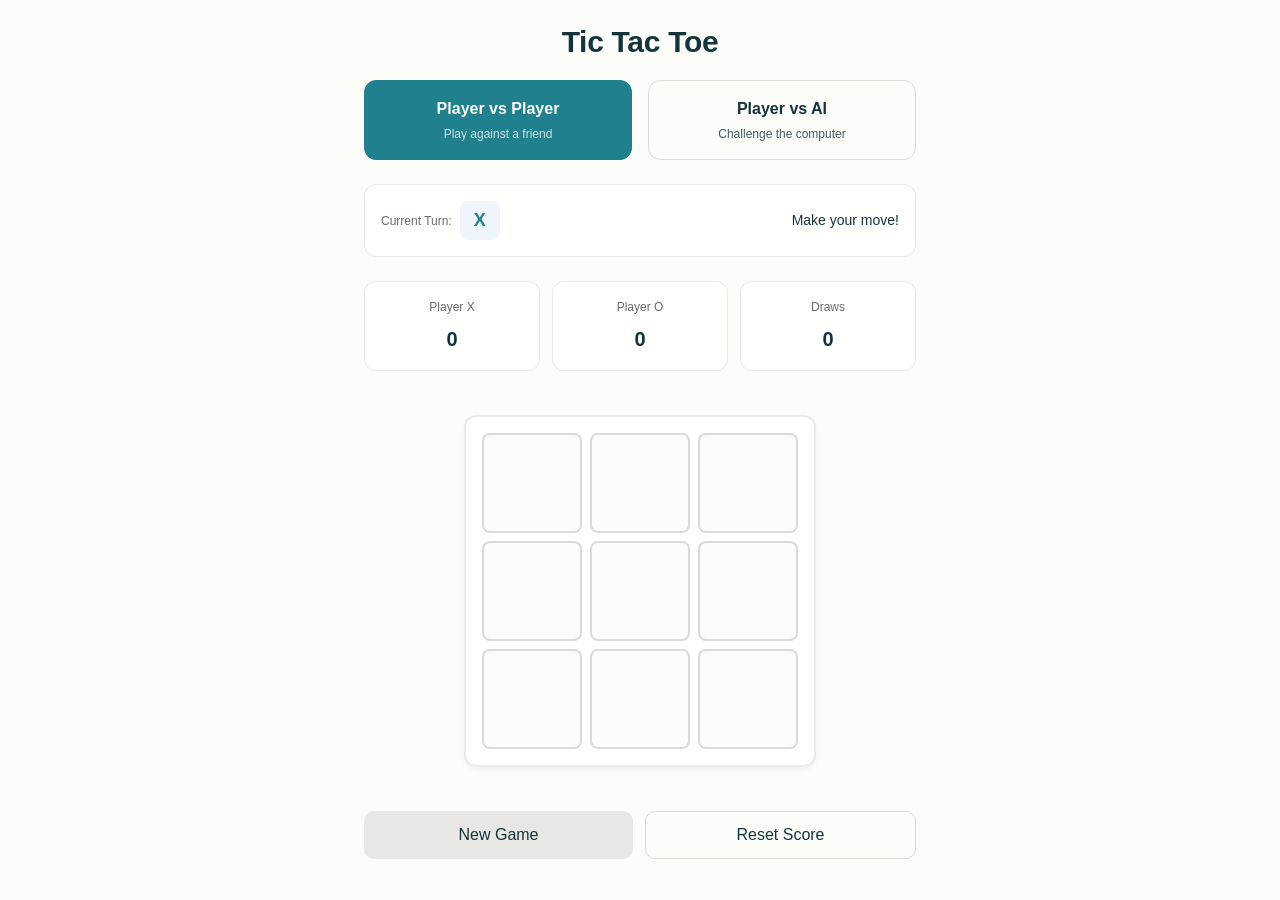
<file: index.html>
<!DOCTYPE html>
<html lang="en">
<head>
    <meta charset="UTF-8">
    <meta name="viewport" content="width=device-width, initial-scale=1.0, user-scalable=no">
    <title>Tic Tac Toe - Mobile Game</title>
    <link rel="stylesheet" href="style.css">
</head>
<body>
    <div class="container">
        <!-- Header Section -->
        <header class="game-header">
            <h1 class="game-title">Tic Tac Toe</h1>
            <div class="mode-selector" id="modeSelector">
                <button class="btn btn--primary mode-btn active" data-mode="pvp" id="pvpBtn">
                    <span class="mode-title">Player vs Player</span>
                    <span class="mode-desc">Play against a friend</span>
                </button>
                <button class="btn btn--outline mode-btn" data-mode="ai" id="aiBtn">
                    <span class="mode-title">Player vs AI</span>
                    <span class="mode-desc">Challenge the computer</span>
                </button>
            </div>
        </header>

        <!-- Game Status Section -->
        <section class="game-status">
            <div class="status-row">
                <div class="current-player">
                    <span class="player-label">Current Turn:</span>
                    <span class="player-indicator" id="currentPlayer">X</span>
                </div>
                <div class="game-state-message" id="gameMessage">Make your move!</div>
            </div>
        </section>

        <!-- Score Board -->
        <section class="scoreboard">
            <div class="score-item">
                <div class="score-label">Player X</div>
                <div class="score-value" id="scoreX">0</div>
            </div>
            <div class="score-item">
                <div class="score-label" id="playerOLabel">Player O</div>
                <div class="score-value" id="scoreO">0</div>
            </div>
            <div class="score-item">
                <div class="score-label">Draws</div>
                <div class="score-value" id="scoreDraw">0</div>
            </div>
        </section>

        <!-- Game Board -->
        <main class="game-board-container">
            <div class="game-board" id="gameBoard">
                <div class="cell" data-cell="0"></div>
                <div class="cell" data-cell="1"></div>
                <div class="cell" data-cell="2"></div>
                <div class="cell" data-cell="3"></div>
                <div class="cell" data-cell="4"></div>
                <div class="cell" data-cell="5"></div>
                <div class="cell" data-cell="6"></div>
                <div class="cell" data-cell="7"></div>
                <div class="cell" data-cell="8"></div>
            </div>
            <div class="winning-line" id="winningLine"></div>
        </main>

        <!-- Control Buttons -->
        <section class="game-controls">
            <button class="btn btn--secondary btn--lg control-btn" id="newGameBtn">
                New Game
            </button>
            <button class="btn btn--outline btn--lg control-btn" id="resetScoreBtn">
                Reset Score
            </button>
        </section>

        <!-- Game Over Modal -->
        <div class="modal hidden" id="gameOverModal">
            <div class="modal-overlay" id="modalOverlay"></div>
            <div class="modal-content" id="modalContent">
                <div class="modal-header">
                    <h2 class="modal-title" id="modalTitle">Game Over</h2>
                </div>
                <div class="modal-body">
                    <p class="modal-message" id="modalMessage">Player X wins!</p>
                    <div class="modal-actions">
                        <button class="btn btn--primary btn--lg" id="playAgainBtn">Play Again</button>
                    </div>
                </div>
            </div>
        </div>
    </div>

    <script src="app.js"></script>
</body>
</html>
</file>
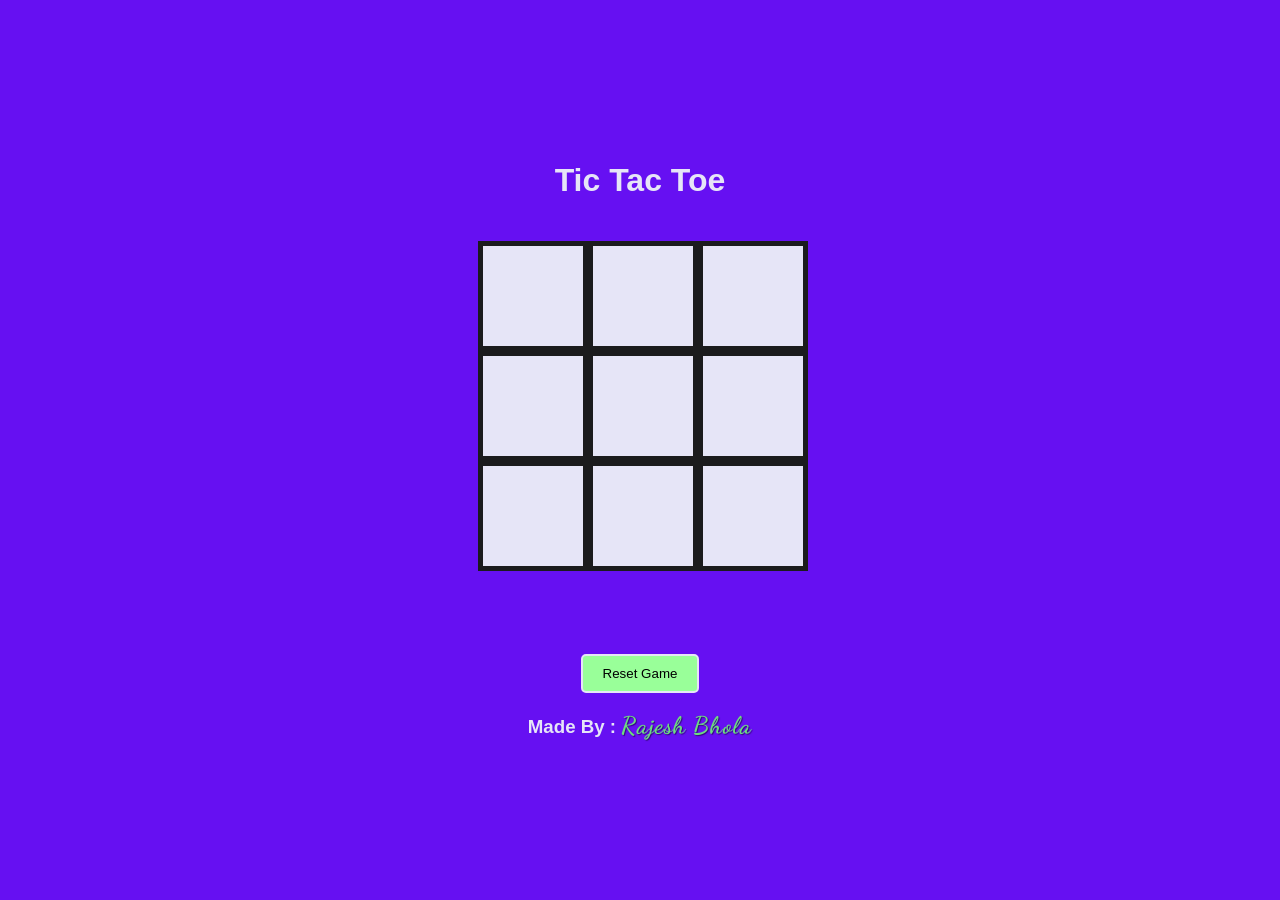
<file: tic-tac-toe.html>
<!DOCTYPE html>
<html lang="en">
<head>
    <meta charset="UTF-8">
    <meta name="viewport" content="width=device-width, initial-scale=1.0">
    <title>Tic Tac Toe</title>
    <link rel="stylesheet" href="https://fonts.googleapis.com/css2?family=Dancing+Script&display=swap">

    <style>
        body {
            background-color: #6610f2;
            display: flex;
            justify-content: center;
            align-items: center;
            height: 100vh;
            margin: 0;
            font-family: Arial, sans-serif;
        }
        h1, p, h3 {
            color: #e6e5f7;
        }
        .container {
            display: flex;
            flex-direction: column;
            align-items: center;
        }
        .board {
            background-color: #e6e5f7;
            display: grid;
            grid-template-columns: repeat(3, 1fr);
            width: 325px;
            margin: 20px auto;
            border: 0px solid #ccc;
        }
        .cell {
            width: 100px;
            height: 100px;
            border: 5px solid #1b1b1d;
            text-align: center;
            line-height: 100px;
            font-size: 3rem;
            cursor: pointer;
        }
        .cell:hover {
            background-color: #eee;
        }
        .winner {
            background-color: #99ff99;
        }
        #reset-button {
            background-color: #99ff99;
            margin-top: 20px;
            padding: 10px 20px;
            border: 2px solid #e6e5f7;
            border-radius: 5px;
            cursor: pointer;
        }
        #winner-name {
            font-weight: bold;
            margin-top: 20px;
        }
        .signature {
        font-family: 'Dancing Script', cursive;
        font-size: 24px;
        color: #6ddd7f;
        font-weight: bold;
        letter-spacing: 1px;
        text-decoration: none;
        text-shadow: 1px 1px 1px rgba(0, 0, 0, 0.5);
       }

    </style>
</head>
<body>
    <div class="container">
        <h1>Tic Tac Toe</h1>
        
        <div class="board">
            <div class="cell" data-cell-index="0"></div>
            <div class="cell" data-cell-index="1"></div>
            <div class="cell" data-cell-index="2"></div>
            <div class="cell" data-cell-index="3"></div>
            <div class="cell" data-cell-index="4"></div>
            <div class="cell" data-cell-index="5"></div>
            <div class="cell" data-cell-index="6"></div>
            <div class="cell" data-cell-index="7"></div>
            <div class="cell" data-cell-index="8"></div>
        </div>
        <h1 id="message"></h1>
        <div>
            <button id="reset-button">Reset Game</button>
        </div>
        <h3>Made By : <span class="signature">Rajesh Bhola</span></h3>
        
    </div>

    <script>
        const cells = document.querySelectorAll('.cell');
        const resetButton = document.getElementById('reset-button');
        let turn = 'X';
        let gameOver = false;
        let playerNames = {
            'X': '',
            'O': ''
        };
        const winningConditions = [
            [0, 1, 2], [3, 4, 5], [6, 7, 8],
            [0, 3, 6], [1, 4, 7], [2, 5, 8],
            [0, 4, 8], [2, 4, 6]
        ];

        function getPlayerNames() {
            playerNames['X'] = document.getElementById('player1').value || 'Player 1';
            playerNames['O'] = document.getElementById('player2').value || 'Player 2';
        }

        function checkWinner() {
            let draw = true;
            for (let condition of winningConditions) {
                const cell1 = cells[condition[0]].textContent;
                const cell2 = cells[condition[1]].textContent;
                const cell3 = cells[condition[2]].textContent;

                if (cell1 === cell2 && cell2 === cell3 && cell1 !== '') {
                    gameOver = true;
                    document.getElementById('message').textContent = `${cell1} Wins!`;
                    //document.getElementById('winner-name').textContent = `${playerNames[cell1]} Wins!`;
                    highlightWinnerCells(condition);
                    return;
                }
            }
            for (let cell of cells) {
                if (cell.textContent === '') {
                    draw = false;
                    break;
                }
            }

            if (draw) {
                gameOver = true;
                document.getElementById('message').textContent = "It's a Draw!";
                cells.forEach(cell => cell.style.backgroundColor = 'red');
            }

            if ([...cells].every(cell => cell.textContent !== '')) {
                gameOver = true;
                document.getElementById('message').textContent = "It's a Draw!";
            }
        }

        function highlightWinnerCells(cellsToHighlight) {
            cellsToHighlight.forEach(index => cells[index].classList.add('winner'));
        }

        function handleCellClick(event) {
            const cell = event.target;
            const cellIndex = parseInt(cell.dataset.cellIndex);

            if (cell.textContent !== '' || gameOver) {
                return;
            }

            cell.textContent = turn;
            checkWinner();

            if (!gameOver) {
                turn = turn === 'X' ? 'O' : 'X';
                document.getElementById('message').textContent = `Next Turn: (${turn})`;
            }
        }

        function resetGame() {
            cells.forEach(cell => {
                cell.textContent = '';
                cell.classList.remove('winner');
                cell.style.backgroundColor = '';
            });
            turn = 'X';
            gameOver = false;
            document.getElementById('message').textContent = '';
            document.getElementById('winner-name').textContent = '';
            //document.getElementById('player1').value = '';
            //document.getElementById('player2').value = '';
        }

        cells.forEach(cell => cell.addEventListener('click', handleCellClick));
        resetButton.addEventListener('click', resetGame);
    </script>
</body>
</html>
</file>
<file: style.css>
:root {
  /* Primitive Color Tokens */
  --color-white: rgba(255, 255, 255, 1);
  --color-black: rgba(0, 0, 0, 1);
  --color-cream-50: rgba(252, 252, 249, 1);
  --color-cream-100: rgba(255, 255, 253, 1);
  --color-gray-200: rgba(245, 245, 245, 1);
  --color-gray-300: rgba(167, 169, 169, 1);
  --color-gray-400: rgba(119, 124, 124, 1);
  --color-slate-500: rgba(98, 108, 113, 1);
  --color-brown-600: rgba(94, 82, 64, 1);
  --color-charcoal-700: rgba(31, 33, 33, 1);
  --color-charcoal-800: rgba(38, 40, 40, 1);
  --color-slate-900: rgba(19, 52, 59, 1);
  --color-teal-300: rgba(50, 184, 198, 1);
  --color-teal-400: rgba(45, 166, 178, 1);
  --color-teal-500: rgba(33, 128, 141, 1);
  --color-teal-600: rgba(29, 116, 128, 1);
  --color-teal-700: rgba(26, 104, 115, 1);
  --color-teal-800: rgba(41, 150, 161, 1);
  --color-red-400: rgba(255, 84, 89, 1);
  --color-red-500: rgba(192, 21, 47, 1);
  --color-orange-400: rgba(230, 129, 97, 1);
  --color-orange-500: rgba(168, 75, 47, 1);

  /* RGB versions for opacity control */
  --color-brown-600-rgb: 94, 82, 64;
  --color-teal-500-rgb: 33, 128, 141;
  --color-slate-900-rgb: 19, 52, 59;
  --color-slate-500-rgb: 98, 108, 113;
  --color-red-500-rgb: 192, 21, 47;
  --color-red-400-rgb: 255, 84, 89;
  --color-orange-500-rgb: 168, 75, 47;
  --color-orange-400-rgb: 230, 129, 97;

  /* Background color tokens (Light Mode) */
  --color-bg-1: rgba(59, 130, 246, 0.08); /* Light blue */
  --color-bg-2: rgba(245, 158, 11, 0.08); /* Light yellow */
  --color-bg-3: rgba(34, 197, 94, 0.08); /* Light green */
  --color-bg-4: rgba(239, 68, 68, 0.08); /* Light red */
  --color-bg-5: rgba(147, 51, 234, 0.08); /* Light purple */
  --color-bg-6: rgba(249, 115, 22, 0.08); /* Light orange */
  --color-bg-7: rgba(236, 72, 153, 0.08); /* Light pink */
  --color-bg-8: rgba(6, 182, 212, 0.08); /* Light cyan */

  /* Semantic Color Tokens (Light Mode) */
  --color-background: var(--color-cream-50);
  --color-surface: var(--color-cream-100);
  --color-text: var(--color-slate-900);
  --color-text-secondary: var(--color-slate-500);
  --color-primary: var(--color-teal-500);
  --color-primary-hover: var(--color-teal-600);
  --color-primary-active: var(--color-teal-700);
  --color-secondary: rgba(var(--color-brown-600-rgb), 0.12);
  --color-secondary-hover: rgba(var(--color-brown-600-rgb), 0.2);
  --color-secondary-active: rgba(var(--color-brown-600-rgb), 0.25);
  --color-border: rgba(var(--color-brown-600-rgb), 0.2);
  --color-btn-primary-text: var(--color-cream-50);
  --color-card-border: rgba(var(--color-brown-600-rgb), 0.12);
  --color-card-border-inner: rgba(var(--color-brown-600-rgb), 0.12);
  --color-error: var(--color-red-500);
  --color-success: var(--color-teal-500);
  --color-warning: var(--color-orange-500);
  --color-info: var(--color-slate-500);
  --color-focus-ring: rgba(var(--color-teal-500-rgb), 0.4);
  --color-select-caret: rgba(var(--color-slate-900-rgb), 0.8);

  /* Common style patterns */
  --focus-ring: 0 0 0 3px var(--color-focus-ring);
  --focus-outline: 2px solid var(--color-primary);
  --status-bg-opacity: 0.15;
  --status-border-opacity: 0.25;
  --select-caret-light: url("data:image/svg+xml,%3Csvg xmlns='http://www.w3.org/2000/svg' width='16' height='16' viewBox='0 0 24 24' fill='none' stroke='%23134252' stroke-width='2' stroke-linecap='round' stroke-linejoin='round'%3E%3Cpolyline points='6 9 12 15 18 9'%3E%3C/polyline%3E%3C/svg%3E");
  --select-caret-dark: url("data:image/svg+xml,%3Csvg xmlns='http://www.w3.org/2000/svg' width='16' height='16' viewBox='0 0 24 24' fill='none' stroke='%23f5f5f5' stroke-width='2' stroke-linecap='round' stroke-linejoin='round'%3E%3Cpolyline points='6 9 12 15 18 9'%3E%3C/polyline%3E%3C/svg%3E");

  /* RGB versions for opacity control */
  --color-success-rgb: 33, 128, 141;
  --color-error-rgb: 192, 21, 47;
  --color-warning-rgb: 168, 75, 47;
  --color-info-rgb: 98, 108, 113;

  /* Typography */
  --font-family-base: "FKGroteskNeue", "Geist", "Inter", -apple-system,
    BlinkMacSystemFont, "Segoe UI", Roboto, sans-serif;
  --font-family-mono: "Berkeley Mono", ui-monospace, SFMono-Regular, Menlo,
    Monaco, Consolas, monospace;
  --font-size-xs: 11px;
  --font-size-sm: 12px;
  --font-size-base: 14px;
  --font-size-md: 14px;
  --font-size-lg: 16px;
  --font-size-xl: 18px;
  --font-size-2xl: 20px;
  --font-size-3xl: 24px;
  --font-size-4xl: 30px;
  --font-weight-normal: 400;
  --font-weight-medium: 500;
  --font-weight-semibold: 550;
  --font-weight-bold: 600;
  --line-height-tight: 1.2;
  --line-height-normal: 1.5;
  --letter-spacing-tight: -0.01em;

  /* Spacing */
  --space-0: 0;
  --space-1: 1px;
  --space-2: 2px;
  --space-4: 4px;
  --space-6: 6px;
  --space-8: 8px;
  --space-10: 10px;
  --space-12: 12px;
  --space-16: 16px;
  --space-20: 20px;
  --space-24: 24px;
  --space-32: 32px;

  /* Border Radius */
  --radius-sm: 6px;
  --radius-base: 8px;
  --radius-md: 10px;
  --radius-lg: 12px;
  --radius-full: 9999px;

  /* Shadows */
  --shadow-xs: 0 1px 2px rgba(0, 0, 0, 0.02);
  --shadow-sm: 0 1px 3px rgba(0, 0, 0, 0.04), 0 1px 2px rgba(0, 0, 0, 0.02);
  --shadow-md: 0 4px 6px -1px rgba(0, 0, 0, 0.04),
    0 2px 4px -1px rgba(0, 0, 0, 0.02);
  --shadow-lg: 0 10px 15px -3px rgba(0, 0, 0, 0.04),
    0 4px 6px -2px rgba(0, 0, 0, 0.02);
  --shadow-inset-sm: inset 0 1px 0 rgba(255, 255, 255, 0.15),
    inset 0 -1px 0 rgba(0, 0, 0, 0.03);

  /* Animation */
  --duration-fast: 150ms;
  --duration-normal: 250ms;
  --ease-standard: cubic-bezier(0.16, 1, 0.3, 1);

  /* Layout */
  --container-sm: 640px;
  --container-md: 768px;
  --container-lg: 1024px;
  --container-xl: 1280px;
}

/* Dark mode colors */
@media (prefers-color-scheme: dark) {
  :root {
    /* RGB versions for opacity control (Dark Mode) */
    --color-gray-400-rgb: 119, 124, 124;
    --color-teal-300-rgb: 50, 184, 198;
    --color-gray-300-rgb: 167, 169, 169;
    --color-gray-200-rgb: 245, 245, 245;

    /* Background color tokens (Dark Mode) */
    --color-bg-1: rgba(29, 78, 216, 0.15); /* Dark blue */
    --color-bg-2: rgba(180, 83, 9, 0.15); /* Dark yellow */
    --color-bg-3: rgba(21, 128, 61, 0.15); /* Dark green */
    --color-bg-4: rgba(185, 28, 28, 0.15); /* Dark red */
    --color-bg-5: rgba(107, 33, 168, 0.15); /* Dark purple */
    --color-bg-6: rgba(194, 65, 12, 0.15); /* Dark orange */
    --color-bg-7: rgba(190, 24, 93, 0.15); /* Dark pink */
    --color-bg-8: rgba(8, 145, 178, 0.15); /* Dark cyan */
    
    /* Semantic Color Tokens (Dark Mode) */
    --color-background: var(--color-charcoal-700);
    --color-surface: var(--color-charcoal-800);
    --color-text: var(--color-gray-200);
    --color-text-secondary: rgba(var(--color-gray-300-rgb), 0.7);
    --color-primary: var(--color-teal-300);
    --color-primary-hover: var(--color-teal-400);
    --color-primary-active: var(--color-teal-800);
    --color-secondary: rgba(var(--color-gray-400-rgb), 0.15);
    --color-secondary-hover: rgba(var(--color-gray-400-rgb), 0.25);
    --color-secondary-active: rgba(var(--color-gray-400-rgb), 0.3);
    --color-border: rgba(var(--color-gray-400-rgb), 0.3);
    --color-error: var(--color-red-400);
    --color-success: var(--color-teal-300);
    --color-warning: var(--color-orange-400);
    --color-info: var(--color-gray-300);
    --color-focus-ring: rgba(var(--color-teal-300-rgb), 0.4);
    --color-btn-primary-text: var(--color-slate-900);
    --color-card-border: rgba(var(--color-gray-400-rgb), 0.2);
    --color-card-border-inner: rgba(var(--color-gray-400-rgb), 0.15);
    --shadow-inset-sm: inset 0 1px 0 rgba(255, 255, 255, 0.1),
      inset 0 -1px 0 rgba(0, 0, 0, 0.15);
    --button-border-secondary: rgba(var(--color-gray-400-rgb), 0.2);
    --color-border-secondary: rgba(var(--color-gray-400-rgb), 0.2);
    --color-select-caret: rgba(var(--color-gray-200-rgb), 0.8);

    /* Common style patterns - updated for dark mode */
    --focus-ring: 0 0 0 3px var(--color-focus-ring);
    --focus-outline: 2px solid var(--color-primary);
    --status-bg-opacity: 0.15;
    --status-border-opacity: 0.25;
    --select-caret-light: url("data:image/svg+xml,%3Csvg xmlns='http://www.w3.org/2000/svg' width='16' height='16' viewBox='0 0 24 24' fill='none' stroke='%23134252' stroke-width='2' stroke-linecap='round' stroke-linejoin='round'%3E%3Cpolyline points='6 9 12 15 18 9'%3E%3C/polyline%3E%3C/svg%3E");
    --select-caret-dark: url("data:image/svg+xml,%3Csvg xmlns='http://www.w3.org/2000/svg' width='16' height='16' viewBox='0 0 24 24' fill='none' stroke='%23f5f5f5' stroke-width='2' stroke-linecap='round' stroke-linejoin='round'%3E%3Cpolyline points='6 9 12 15 18 9'%3E%3C/polyline%3E%3C/svg%3E");

    /* RGB versions for dark mode */
    --color-success-rgb: var(--color-teal-300-rgb);
    --color-error-rgb: var(--color-red-400-rgb);
    --color-warning-rgb: var(--color-orange-400-rgb);
    --color-info-rgb: var(--color-gray-300-rgb);
  }
}

/* Data attribute for manual theme switching */
[data-color-scheme="dark"] {
  /* RGB versions for opacity control (dark mode) */
  --color-gray-400-rgb: 119, 124, 124;
  --color-teal-300-rgb: 50, 184, 198;
  --color-gray-300-rgb: 167, 169, 169;
  --color-gray-200-rgb: 245, 245, 245;

  /* Colorful background palette - Dark Mode */
  --color-bg-1: rgba(29, 78, 216, 0.15); /* Dark blue */
  --color-bg-2: rgba(180, 83, 9, 0.15); /* Dark yellow */
  --color-bg-3: rgba(21, 128, 61, 0.15); /* Dark green */
  --color-bg-4: rgba(185, 28, 28, 0.15); /* Dark red */
  --color-bg-5: rgba(107, 33, 168, 0.15); /* Dark purple */
  --color-bg-6: rgba(194, 65, 12, 0.15); /* Dark orange */
  --color-bg-7: rgba(190, 24, 93, 0.15); /* Dark pink */
  --color-bg-8: rgba(8, 145, 178, 0.15); /* Dark cyan */
  
  /* Semantic Color Tokens (Dark Mode) */
  --color-background: var(--color-charcoal-700);
  --color-surface: var(--color-charcoal-800);
  --color-text: var(--color-gray-200);
  --color-text-secondary: rgba(var(--color-gray-300-rgb), 0.7);
  --color-primary: var(--color-teal-300);
  --color-primary-hover: var(--color-teal-400);
  --color-primary-active: var(--color-teal-800);
  --color-secondary: rgba(var(--color-gray-400-rgb), 0.15);
  --color-secondary-hover: rgba(var(--color-gray-400-rgb), 0.25);
  --color-secondary-active: rgba(var(--color-gray-400-rgb), 0.3);
  --color-border: rgba(var(--color-gray-400-rgb), 0.3);
  --color-error: var(--color-red-400);
  --color-success: var(--color-teal-300);
  --color-warning: var(--color-orange-400);
  --color-info: var(--color-gray-300);
  --color-focus-ring: rgba(var(--color-teal-300-rgb), 0.4);
  --color-btn-primary-text: var(--color-slate-900);
  --color-card-border: rgba(var(--color-gray-400-rgb), 0.15);
  --color-card-border-inner: rgba(var(--color-gray-400-rgb), 0.15);
  --shadow-inset-sm: inset 0 1px 0 rgba(255, 255, 255, 0.1),
    inset 0 -1px 0 rgba(0, 0, 0, 0.15);
  --color-border-secondary: rgba(var(--color-gray-400-rgb), 0.2);
  --color-select-caret: rgba(var(--color-gray-200-rgb), 0.8);

  /* Common style patterns - updated for dark mode */
  --focus-ring: 0 0 0 3px var(--color-focus-ring);
  --focus-outline: 2px solid var(--color-primary);
  --status-bg-opacity: 0.15;
  --status-border-opacity: 0.25;
  --select-caret-light: url("data:image/svg+xml,%3Csvg xmlns='http://www.w3.org/2000/svg' width='16' height='16' viewBox='0 0 24 24' fill='none' stroke='%23134252' stroke-width='2' stroke-linecap='round' stroke-linejoin='round'%3E%3Cpolyline points='6 9 12 15 18 9'%3E%3C/polyline%3E%3C/svg%3E");
  --select-caret-dark: url("data:image/svg+xml,%3Csvg xmlns='http://www.w3.org/2000/svg' width='16' height='16' viewBox='0 0 24 24' fill='none' stroke='%23f5f5f5' stroke-width='2' stroke-linecap='round' stroke-linejoin='round'%3E%3Cpolyline points='6 9 12 15 18 9'%3E%3C/polyline%3E%3C/svg%3E");

  /* RGB versions for dark mode */
  --color-success-rgb: var(--color-teal-300-rgb);
  --color-error-rgb: var(--color-red-400-rgb);
  --color-warning-rgb: var(--color-orange-400-rgb);
  --color-info-rgb: var(--color-gray-300-rgb);
}

[data-color-scheme="light"] {
  /* RGB versions for opacity control (light mode) */
  --color-brown-600-rgb: 94, 82, 64;
  --color-teal-500-rgb: 33, 128, 141;
  --color-slate-900-rgb: 19, 52, 59;
  
  /* Semantic Color Tokens (Light Mode) */
  --color-background: var(--color-cream-50);
  --color-surface: var(--color-cream-100);
  --color-text: var(--color-slate-900);
  --color-text-secondary: var(--color-slate-500);
  --color-primary: var(--color-teal-500);
  --color-primary-hover: var(--color-teal-600);
  --color-primary-active: var(--color-teal-700);
  --color-secondary: rgba(var(--color-brown-600-rgb), 0.12);
  --color-secondary-hover: rgba(var(--color-brown-600-rgb), 0.2);
  --color-secondary-active: rgba(var(--color-brown-600-rgb), 0.25);
  --color-border: rgba(var(--color-brown-600-rgb), 0.2);
  --color-btn-primary-text: var(--color-cream-50);
  --color-card-border: rgba(var(--color-brown-600-rgb), 0.12);
  --color-card-border-inner: rgba(var(--color-brown-600-rgb), 0.12);
  --color-error: var(--color-red-500);
  --color-success: var(--color-teal-500);
  --color-warning: var(--color-orange-500);
  --color-info: var(--color-slate-500);
  --color-focus-ring: rgba(var(--color-teal-500-rgb), 0.4);

  /* RGB versions for light mode */
  --color-success-rgb: var(--color-teal-500-rgb);
  --color-error-rgb: var(--color-red-500-rgb);
  --color-warning-rgb: var(--color-orange-500-rgb);
  --color-info-rgb: var(--color-slate-500-rgb);
}

/* Base styles */
html {
  font-size: var(--font-size-base);
  font-family: var(--font-family-base);
  line-height: var(--line-height-normal);
  color: var(--color-text);
  background-color: var(--color-background);
  -webkit-font-smoothing: antialiased;
  box-sizing: border-box;
}

body {
  margin: 0;
  padding: 0;
}

*,
*::before,
*::after {
  box-sizing: inherit;
}

/* Typography */
h1,
h2,
h3,
h4,
h5,
h6 {
  margin: 0;
  font-weight: var(--font-weight-semibold);
  line-height: var(--line-height-tight);
  color: var(--color-text);
  letter-spacing: var(--letter-spacing-tight);
}

h1 {
  font-size: var(--font-size-4xl);
}
h2 {
  font-size: var(--font-size-3xl);
}
h3 {
  font-size: var(--font-size-2xl);
}
h4 {
  font-size: var(--font-size-xl);
}
h5 {
  font-size: var(--font-size-lg);
}
h6 {
  font-size: var(--font-size-md);
}

p {
  margin: 0 0 var(--space-16) 0;
}

a {
  color: var(--color-primary);
  text-decoration: none;
  transition: color var(--duration-fast) var(--ease-standard);
}

a:hover {
  color: var(--color-primary-hover);
}

code,
pre {
  font-family: var(--font-family-mono);
  font-size: calc(var(--font-size-base) * 0.95);
  background-color: var(--color-secondary);
  border-radius: var(--radius-sm);
}

code {
  padding: var(--space-1) var(--space-4);
}

pre {
  padding: var(--space-16);
  margin: var(--space-16) 0;
  overflow: auto;
  border: 1px solid var(--color-border);
}

pre code {
  background: none;
  padding: 0;
}

/* Buttons */
.btn {
  display: inline-flex;
  align-items: center;
  justify-content: center;
  padding: var(--space-8) var(--space-16);
  border-radius: var(--radius-base);
  font-size: var(--font-size-base);
  font-weight: 500;
  line-height: 1.5;
  cursor: pointer;
  transition: all var(--duration-normal) var(--ease-standard);
  border: none;
  text-decoration: none;
  position: relative;
}

.btn:focus-visible {
  outline: none;
  box-shadow: var(--focus-ring);
}

.btn--primary {
  background: var(--color-primary);
  color: var(--color-btn-primary-text);
}

.btn--primary:hover {
  background: var(--color-primary-hover);
}

.btn--primary:active {
  background: var(--color-primary-active);
}

.btn--secondary {
  background: var(--color-secondary);
  color: var(--color-text);
}

.btn--secondary:hover {
  background: var(--color-secondary-hover);
}

.btn--secondary:active {
  background: var(--color-secondary-active);
}

.btn--outline {
  background: transparent;
  border: 1px solid var(--color-border);
  color: var(--color-text);
}

.btn--outline:hover {
  background: var(--color-secondary);
}

.btn--sm {
  padding: var(--space-4) var(--space-12);
  font-size: var(--font-size-sm);
  border-radius: var(--radius-sm);
}

.btn--lg {
  padding: var(--space-10) var(--space-20);
  font-size: var(--font-size-lg);
  border-radius: var(--radius-md);
}

.btn--full-width {
  width: 100%;
}

.btn:disabled {
  opacity: 0.5;
  cursor: not-allowed;
}

/* Form elements */
.form-control {
  display: block;
  width: 100%;
  padding: var(--space-8) var(--space-12);
  font-size: var(--font-size-md);
  line-height: 1.5;
  color: var(--color-text);
  background-color: var(--color-surface);
  border: 1px solid var(--color-border);
  border-radius: var(--radius-base);
  transition: border-color var(--duration-fast) var(--ease-standard),
    box-shadow var(--duration-fast) var(--ease-standard);
}

textarea.form-control {
  font-family: var(--font-family-base);
  font-size: var(--font-size-base);
}

select.form-control {
  padding: var(--space-8) var(--space-12);
  -webkit-appearance: none;
  -moz-appearance: none;
  appearance: none;
  background-image: var(--select-caret-light);
  background-repeat: no-repeat;
  background-position: right var(--space-12) center;
  background-size: 16px;
  padding-right: var(--space-32);
}

/* Add a dark mode specific caret */
@media (prefers-color-scheme: dark) {
  select.form-control {
    background-image: var(--select-caret-dark);
  }
}

/* Also handle data-color-scheme */
[data-color-scheme="dark"] select.form-control {
  background-image: var(--select-caret-dark);
}

[data-color-scheme="light"] select.form-control {
  background-image: var(--select-caret-light);
}

.form-control:focus {
  border-color: var(--color-primary);
  outline: var(--focus-outline);
}

.form-label {
  display: block;
  margin-bottom: var(--space-8);
  font-weight: var(--font-weight-medium);
  font-size: var(--font-size-sm);
}

.form-group {
  margin-bottom: var(--space-16);
}

/* Card component */
.card {
  background-color: var(--color-surface);
  border-radius: var(--radius-lg);
  border: 1px solid var(--color-card-border);
  box-shadow: var(--shadow-sm);
  overflow: hidden;
  transition: box-shadow var(--duration-normal) var(--ease-standard);
}

.card:hover {
  box-shadow: var(--shadow-md);
}

.card__body {
  padding: var(--space-16);
}

.card__header,
.card__footer {
  padding: var(--space-16);
  border-bottom: 1px solid var(--color-card-border-inner);
}

/* Status indicators - simplified with CSS variables */
.status {
  display: inline-flex;
  align-items: center;
  padding: var(--space-6) var(--space-12);
  border-radius: var(--radius-full);
  font-weight: var(--font-weight-medium);
  font-size: var(--font-size-sm);
}

.status--success {
  background-color: rgba(
    var(--color-success-rgb, 33, 128, 141),
    var(--status-bg-opacity)
  );
  color: var(--color-success);
  border: 1px solid
    rgba(var(--color-success-rgb, 33, 128, 141), var(--status-border-opacity));
}

.status--error {
  background-color: rgba(
    var(--color-error-rgb, 192, 21, 47),
    var(--status-bg-opacity)
  );
  color: var(--color-error);
  border: 1px solid
    rgba(var(--color-error-rgb, 192, 21, 47), var(--status-border-opacity));
}

.status--warning {
  background-color: rgba(
    var(--color-warning-rgb, 168, 75, 47),
    var(--status-bg-opacity)
  );
  color: var(--color-warning);
  border: 1px solid
    rgba(var(--color-warning-rgb, 168, 75, 47), var(--status-border-opacity));
}

.status--info {
  background-color: rgba(
    var(--color-info-rgb, 98, 108, 113),
    var(--status-bg-opacity)
  );
  color: var(--color-info);
  border: 1px solid
    rgba(var(--color-info-rgb, 98, 108, 113), var(--status-border-opacity));
}

/* Container layout */
.container {
  width: 100%;
  margin-right: auto;
  margin-left: auto;
  padding-right: var(--space-16);
  padding-left: var(--space-16);
}

@media (min-width: 640px) {
  .container {
    max-width: var(--container-sm);
  }
}
@media (min-width: 768px) {
  .container {
    max-width: var(--container-md);
  }
}
@media (min-width: 1024px) {
  .container {
    max-width: var(--container-lg);
  }
}
@media (min-width: 1280px) {
  .container {
    max-width: var(--container-xl);
  }
}

/* Utility classes */
.flex {
  display: flex;
}
.flex-col {
  flex-direction: column;
}
.items-center {
  align-items: center;
}
.justify-center {
  justify-content: center;
}
.justify-between {
  justify-content: space-between;
}
.gap-4 {
  gap: var(--space-4);
}
.gap-8 {
  gap: var(--space-8);
}
.gap-16 {
  gap: var(--space-16);
}

.m-0 {
  margin: 0;
}
.mt-8 {
  margin-top: var(--space-8);
}
.mb-8 {
  margin-bottom: var(--space-8);
}
.mx-8 {
  margin-left: var(--space-8);
  margin-right: var(--space-8);
}
.my-8 {
  margin-top: var(--space-8);
  margin-bottom: var(--space-8);
}

.p-0 {
  padding: 0;
}
.py-8 {
  padding-top: var(--space-8);
  padding-bottom: var(--space-8);
}
.px-8 {
  padding-left: var(--space-8);
  padding-right: var(--space-8);
}
.py-16 {
  padding-top: var(--space-16);
  padding-bottom: var(--space-16);
}
.px-16 {
  padding-left: var(--space-16);
  padding-right: var(--space-16);
}

.block {
  display: block;
}
.hidden {
  display: none;
}

/* Accessibility */
.sr-only {
  position: absolute;
  width: 1px;
  height: 1px;
  padding: 0;
  margin: -1px;
  overflow: hidden;
  clip: rect(0, 0, 0, 0);
  white-space: nowrap;
  border-width: 0;
}

:focus-visible {
  outline: var(--focus-outline);
  outline-offset: 2px;
}

/* Dark mode specifics */
[data-color-scheme="dark"] .btn--outline {
  border: 1px solid var(--color-border-secondary);
}

@font-face {
  font-family: 'FKGroteskNeue';
  src: url('https://r2cdn.perplexity.ai/fonts/FKGroteskNeue.woff2')
    format('woff2');
}

/* END PERPLEXITY DESIGN SYSTEM */
/* Custom styles for Tic Tac Toe game */

/* Main layout */
.container {
  min-height: 100vh;
  display: flex;
  flex-direction: column;
  gap: var(--space-20);
  padding: var(--space-16);
  max-width: 500px;
  margin: 0 auto;
}

/* Header styles */
.game-header {
  text-align: center;
}

.game-title {
  font-size: var(--font-size-4xl);
  font-weight: var(--font-weight-bold);
  color: var(--color-text);
  margin-bottom: var(--space-20);
  letter-spacing: var(--letter-spacing-tight);
}

/* Mode selector */
.mode-selector {
  display: flex;
  flex-direction: column;
  gap: var(--space-12);
}

.mode-btn {
  display: flex;
  flex-direction: column;
  align-items: center;
  padding: var(--space-16);
  min-height: 48px;
  border-radius: var(--radius-lg);
  transition: all var(--duration-normal) var(--ease-standard);
  position: relative;
}

.mode-btn.active {
  background: var(--color-primary);
  color: var(--color-btn-primary-text);
  border: 1px solid var(--color-primary);
}

.mode-title {
  font-size: var(--font-size-lg);
  font-weight: var(--font-weight-semibold);
  margin-bottom: var(--space-4);
}

.mode-desc {
  font-size: var(--font-size-sm);
  opacity: 0.8;
}

/* Game status */
.game-status {
  background: var(--color-surface);
  border: 1px solid var(--color-card-border);
  border-radius: var(--radius-lg);
  padding: var(--space-16);
}

.status-row {
  display: flex;
  justify-content: space-between;
  align-items: center;
  flex-wrap: wrap;
  gap: var(--space-12);
}

.current-player {
  display: flex;
  align-items: center;
  gap: var(--space-8);
}

.player-label {
  font-size: var(--font-size-sm);
  color: var(--color-text-secondary);
  font-weight: var(--font-weight-medium);
}

.player-indicator {
  font-size: var(--font-size-xl);
  font-weight: var(--font-weight-bold);
  padding: var(--space-6) var(--space-12);
  border-radius: var(--radius-base);
  background: var(--color-bg-1);
  color: var(--color-primary);
  min-width: 40px;
  text-align: center;
}

.player-indicator.player-o {
  background: var(--color-bg-4);
  color: var(--color-error);
}

.game-state-message {
  font-size: var(--font-size-md);
  color: var(--color-text);
  font-weight: var(--font-weight-medium);
  text-align: right;
}

/* Scoreboard */
.scoreboard {
  display: grid;
  grid-template-columns: repeat(3, 1fr);
  gap: var(--space-12);
}

.score-item {
  background: var(--color-surface);
  border: 1px solid var(--color-card-border);
  border-radius: var(--radius-lg);
  padding: var(--space-16);
  text-align: center;
}

.score-label {
  font-size: var(--font-size-sm);
  color: var(--color-text-secondary);
  margin-bottom: var(--space-8);
  font-weight: var(--font-weight-medium);
}

.score-value {
  font-size: var(--font-size-2xl);
  font-weight: var(--font-weight-bold);
  color: var(--color-text);
}

/* Game board */
.game-board-container {
  position: relative;
  display: flex;
  justify-content: center;
  margin: var(--space-20) 0;
}

.game-board {
  display: grid;
  grid-template-columns: repeat(3, 1fr);
  grid-template-rows: repeat(3, 1fr);
  gap: 8px;
  padding: var(--space-16);
  background: var(--color-surface);
  border: 2px solid var(--color-card-border);
  border-radius: var(--radius-lg);
  box-shadow: var(--shadow-md);
  position: relative;
}

.cell {
  width: 80px;
  height: 80px;
  background: var(--color-background);
  border: 2px solid var(--color-border);
  border-radius: var(--radius-base);
  display: flex;
  align-items: center;
  justify-content: center;
  font-size: var(--font-size-4xl);
  font-weight: var(--font-weight-bold);
  cursor: pointer;
  transition: all var(--duration-fast) var(--ease-standard);
  position: relative;
  user-select: none;
  -webkit-tap-highlight-color: transparent;
}

.cell:hover:not(.occupied) {
  background: var(--color-bg-1);
  border-color: var(--color-primary);
  transform: scale(1.02);
}

.cell.occupied {
  cursor: not-allowed;
}

.cell.player-x {
  color: var(--color-primary);
  background: var(--color-bg-1);
}

.cell.player-o {
  color: var(--color-error);
  background: var(--color-bg-4);
}

.cell.winner {
  background: var(--color-bg-3) !important;
  animation: winner-pulse 0.6s ease-in-out;
}

/* Winning line */
.winning-line {
  position: absolute;
  background: var(--color-success);
  border-radius: 4px;
  opacity: 0;
  transition: opacity var(--duration-normal) var(--ease-standard);
  pointer-events: none;
  z-index: 10;
}

.winning-line.show {
  opacity: 1;
  animation: line-draw 0.5s ease-out;
}

/* Control buttons */
.game-controls {
  display: flex;
  gap: var(--space-12);
  justify-content: center;
  flex-wrap: wrap;
}

.control-btn {
  flex: 1;
  min-width: 120px;
  min-height: 48px;
}

/* Modal styles */
.modal {
  position: fixed;
  top: 0;
  left: 0;
  width: 100%;
  height: 100%;
  display: flex;
  align-items: center;
  justify-content: center;
  z-index: 1000;
  opacity: 1;
  visibility: visible;
  transition: all var(--duration-normal) var(--ease-standard);
}

.modal.hidden {
  opacity: 0;
  visibility: hidden;
}

.modal-overlay {
  position: absolute;
  top: 0;
  left: 0;
  width: 100%;
  height: 100%;
  background: rgba(0, 0, 0, 0.5);
  backdrop-filter: blur(4px);
}

.modal-content {
  border-radius: var(--radius-lg);
  box-shadow: var(--shadow-lg);
  max-width: 400px;
  width: 90%;
  position: relative;
  z-index: 1001;
  animation: modal-slide-up 0.3s ease-out;
  border: 2px solid transparent;
}

.modal-content.win-modal {
  background: #10b981;
  color: white;
  border-color: #059669;
}

.modal-content.lose-modal {
  background: #ef4444;
  color: white;
  border-color: #dc2626;
}

.modal-content.draw-modal {
  background: #f59e0b;
  color: white;
  border-color: #d97706;
}

.modal-content.default-modal {
  background: var(--color-surface);
  color: var(--color-text);
  border-color: var(--color-card-border);
}

.modal-header {
  padding: var(--space-20) var(--space-20) var(--space-12) var(--space-20);
  border-bottom: 1px solid rgba(255, 255, 255, 0.2);
}

.modal-content.default-modal .modal-header {
  border-bottom-color: var(--color-card-border-inner);
}

.modal-title {
  font-size: var(--font-size-2xl);
  font-weight: var(--font-weight-bold);
  text-align: center;
  margin: 0;
}

.modal-body {
  padding: var(--space-20);
}

.modal-message {
  font-size: var(--font-size-lg);
  text-align: center;
  margin: 0 0 var(--space-24) 0;
  font-weight: var(--font-weight-medium);
}

.modal-actions {
  display: flex;
  flex-direction: column;
  gap: var(--space-12);
}

.modal-actions .btn {
  background: rgba(255, 255, 255, 0.9);
  color: var(--color-slate-900);
  border: none;
}

.modal-actions .btn:hover {
  background: white;
}

.modal-content.default-modal .modal-actions .btn {
  background: var(--color-primary);
  color: var(--color-btn-primary-text);
}

.modal-content.default-modal .modal-actions .btn:hover {
  background: var(--color-primary-hover);
}

/* Animations */
@keyframes winner-pulse {
  0%, 100% { transform: scale(1); }
  50% { transform: scale(1.1); }
}

@keyframes line-draw {
  from { 
    transform: scale(0);
    opacity: 0;
  }
  to { 
    transform: scale(1);
    opacity: 1;
  }
}

@keyframes modal-slide-up {
  from {
    transform: translateY(30px);
    opacity: 0;
  }
  to {
    transform: translateY(0);
    opacity: 1;
  }
}

/* Responsive design */
@media (min-width: 480px) {
  .container {
    padding: var(--space-24);
    gap: var(--space-24);
  }
  
  .mode-selector {
    flex-direction: row;
    gap: var(--space-16);
  }
  
  .mode-btn {
    flex: 1;
  }
  
  .cell {
    width: 90px;
    height: 90px;
  }
  
  .status-row {
    flex-wrap: nowrap;
  }
  
  .game-state-message {
    text-align: left;
  }
}

@media (min-width: 768px) {
  .container {
    max-width: 600px;
  }
  
  .cell {
    width: 100px;
    height: 100px;
  }
  
  .modal-actions {
    flex-direction: row;
  }
}

/* Touch improvements */
@media (hover: none) and (pointer: coarse) {
  .cell:hover:not(.occupied) {
    transform: none;
  }
  
  .cell:active:not(.occupied) {
    background: var(--color-bg-1);
    border-color: var(--color-primary);
    transform: scale(0.98);
  }
}

/* Focus styles for accessibility */
.cell:focus-visible {
  outline: var(--focus-outline);
  outline-offset: 2px;
}

.mode-btn:focus-visible,
.control-btn:focus-visible {
  box-shadow: var(--focus-ring);
}

/* High contrast mode support */
@media (prefers-contrast: high) {
  .cell {
    border-width: 3px;
  }
  
  .winning-line {
    height: 6px !important;
    width: 6px !important;
  }
}
</file>
